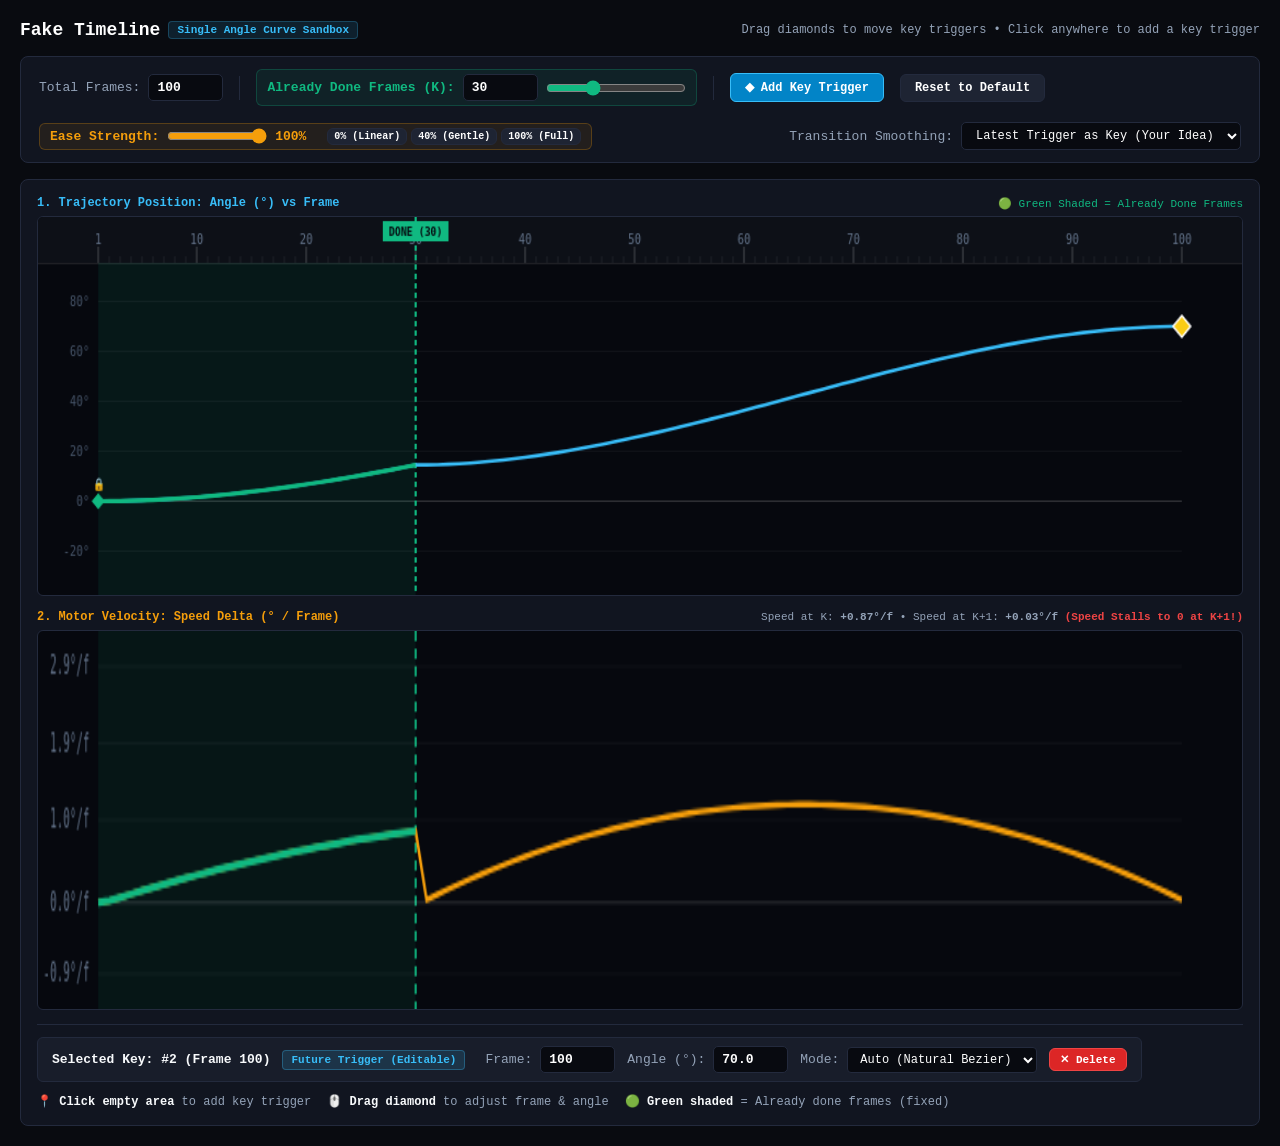
<file: frontend/transition_lab.html>
<!DOCTYPE html>
<html lang="en">
<head>
  <meta charset="UTF-8">
  <meta name="viewport" content="width=device-width, initial-scale=1.0">
  <title>Fake Timeline - Key Trigger & Curve Sandbox</title>
  <style>
    :root {
      --bg: #090b10;
      --card-bg: #111520;
      --border: #232a3d;
      --text: #f8fafc;
      --text-muted: #94a3b8;
      --accent: #38bdf8;
      --done-color: #10b981;
      --future-color: #38bdf8;
      --key-diamond: #facc15;
    }
    * { box-sizing: border-box; margin: 0; padding: 0; font-family: -apple-system, BlinkMacSystemFont, "Segoe UI", Roboto, "JetBrains Mono", monospace; }
    body { background: var(--bg); color: var(--text); padding: 20px; font-size: 13px; user-select: none; }

    header { display: flex; justify-content: space-between; align-items: center; margin-bottom: 16px; }
    h1 { font-size: 18px; font-weight: 700; color: #fff; display: flex; align-items: center; gap: 8px; }
    .badge { font-size: 11px; padding: 2px 8px; border-radius: 4px; background: rgba(56, 189, 248, 0.12); color: var(--accent); border: 1px solid rgba(56, 189, 248, 0.25); }

    /* Clean Sandbox Control Bar */
    .control-bar {
      display: flex;
      align-items: center;
      gap: 16px;
      background: var(--card-bg);
      border: 1px solid var(--border);
      border-radius: 8px;
      padding: 12px 18px;
      margin-bottom: 16px;
      flex-wrap: wrap;
    }

    .ctrl-item { display: flex; align-items: center; gap: 8px; font-size: 13px; }
    .ctrl-item label { color: var(--text-muted); font-weight: 500; }
    .ctrl-item input[type=number] {
      background: #080a10;
      border: 1px solid var(--border);
      color: #fff;
      padding: 5px 8px;
      border-radius: 5px;
      width: 75px;
      font-size: 13px;
      font-weight: 600;
    }
    .ctrl-item input[type=range] { accent-color: var(--done-color); width: 140px; }

    .btn {
      background: #1e2433;
      color: #fff;
      border: 1px solid var(--border);
      padding: 6px 14px;
      border-radius: 6px;
      font-size: 12px;
      font-weight: 600;
      cursor: pointer;
      display: inline-flex;
      align-items: center;
      gap: 6px;
      transition: background 0.15s;
    }
    .btn:hover { background: #283145; border-color: #3e4a66; }
    .btn-primary { background: #0284c7; border-color: #38bdf8; }
    .btn-primary:hover { background: #0369a1; }
    .btn-danger { background: #dc2626; border-color: #ef4444; }

    /* Timeline Container */
    .timeline-container {
      background: var(--card-bg);
      border: 1px solid var(--border);
      border-radius: 8px;
      padding: 16px;
      position: relative;
    }

    canvas {
      display: block;
      width: 100%;
      height: 380px;
      background: #06080e;
      border: 1px solid var(--border);
      border-radius: 6px;
      cursor: crosshair;
    }

    /* Bottom Info & Edit Box */
    .bottom-bar {
      display: flex;
      justify-content: space-between;
      align-items: center;
      margin-top: 14px;
      padding-top: 12px;
      border-top: 1px solid var(--border);
      flex-wrap: wrap;
      gap: 12px;
    }

    .key-editor {
      display: flex;
      align-items: center;
      gap: 12px;
      background: #181d2a;
      border: 1px solid var(--border);
      padding: 8px 14px;
      border-radius: 6px;
    }

    .pill {
      font-size: 11px;
      padding: 3px 8px;
      border-radius: 4px;
      font-weight: 600;
      font-family: monospace;
    }
    .pill-done { background: rgba(16, 185, 129, 0.15); color: #10b981; border: 1px solid rgba(16, 185, 129, 0.3); }
    .pill-future { background: rgba(56, 189, 248, 0.15); color: #38bdf8; border: 1px solid rgba(56, 189, 248, 0.3); }

    .instructions {
      color: var(--text-muted);
      font-size: 12px;
      display: flex;
      gap: 16px;
    }
    .instructions span strong { color: var(--text); }
  </style>
</head>
<body>

  <header>
    <h1>Fake Timeline <span class="badge">Single Angle Curve Sandbox</span></h1>
    <div style="font-size: 12px; color: var(--text-muted);">
      Drag diamonds to move key triggers &bull; Click anywhere to add a key trigger
    </div>
  </header>

  <!-- Sandbox Control Bar -->
  <div class="control-bar">
    <!-- 1. Total Frames -->
    <div class="ctrl-item">
      <label>Total Frames:</label>
      <input type="number" id="totalFramesInput" min="20" max="200" value="100">
    </div>

    <div style="width: 1px; height: 24px; background: var(--border);"></div>

    <!-- 2. Already Done Frames -->
    <div class="ctrl-item" style="background: rgba(16, 185, 129, 0.08); padding: 4px 10px; border-radius: 6px; border: 1px solid rgba(16, 185, 129, 0.25);">
      <label style="color: #10b981; font-weight: 600;">Already Done Frames (K):</label>
      <input type="number" id="doneFramesInput" min="0" max="95" value="30">
      <input type="range" id="doneFramesRange" min="0" max="95" value="30">
    </div>

    <div style="width: 1px; height: 24px; background: var(--border);"></div>

    <!-- 3. Add Key Button -->
    <button class="btn btn-primary" id="btnAddKeyBtn">◆ Add Key Trigger</button>
    <button class="btn" id="btnResetPlan">Reset to Default</button>

    <!-- 4. Easing Strength (Ease In/Out) -->
    <div class="ctrl-item" style="background: rgba(245, 158, 11, 0.08); padding: 4px 10px; border-radius: 6px; border: 1px solid rgba(245, 158, 11, 0.25);">
      <label style="color: #f59e0b; font-weight: 600;">Ease Strength:</label>
      <input type="range" id="easeStrengthRange" min="0" max="100" value="100" style="width: 100px; accent-color: #f59e0b;">
      <span id="easeStrengthLabel" style="font-family: monospace; font-weight: 700; color: #f59e0b; min-width: 40px;">100%</span>
      <div style="display: flex; gap: 4px; margin-left: 4px;">
        <button class="btn" style="padding: 2px 6px; font-size: 10px;" onclick="setEasePreset(0)">0% (Linear)</button>
        <button class="btn" style="padding: 2px 6px; font-size: 10px;" onclick="setEasePreset(40)">40% (Gentle)</button>
        <button class="btn" style="padding: 2px 6px; font-size: 10px;" onclick="setEasePreset(100)">100% (Full)</button>
      </div>
    </div>

    <!-- 5. Smoothing Engine Switch -->
    <div class="ctrl-item" style="margin-left: auto;">
      <label>Transition Smoothing:</label>
      <select id="methodSelect" style="background: #080a10; border: 1px solid var(--border); color: #fff; padding: 5px 10px; border-radius: 5px; font-size: 12px;">
        <option value="latest_key" selected>Latest Trigger as Key (Your Idea)</option>
        <option value="hermite">Velocity-Continuous Hermite</option>
        <option value="buggy">Buggy Baseline (Old behavior)</option>
      </select>
    </div>
  </div>

  <!-- Main Fake Timeline Card -->
  <div class="timeline-container">
    <div style="display: flex; justify-content: space-between; align-items: center; margin-bottom: 6px;">
      <strong style="font-size: 12px; color: var(--accent);">1. Trajectory Position: Angle (°) vs Frame</strong>
      <span style="font-size: 11px; color: #10b981; font-family: monospace;">🟢 Green Shaded = Already Done Frames</span>
    </div>
    <canvas id="canvas" width="1100" height="280"></canvas>

    <div style="display: flex; justify-content: space-between; align-items: center; margin-top: 14px; margin-bottom: 6px;">
      <strong style="font-size: 12px; color: #f59e0b;">2. Motor Velocity: Speed Delta (° / Frame)</strong>
      <span id="velStatsBadge" style="font-size: 11px; font-family: monospace; color: var(--text-muted);">Speed at K: -- &bull; Speed at K+1: --</span>
    </div>
    <canvas id="velocityCanvas" width="1100" height="150"></canvas>

    <div class="bottom-bar">
      <!-- Selected Key Trigger Inspector -->
      <div class="key-editor">
        <strong id="selectedKeyLabel">Selected Key: #1 (Frame 1)</strong>
        <span class="pill pill-done" id="selectedKeyPill">Already Done (Locked)</span>

        <div class="ctrl-item" style="margin-left: 8px;">
          <label>Frame:</label>
          <input type="number" id="editKeyFrameInput" min="1" max="100" value="1">
        </div>

        <div class="ctrl-item">
          <label>Angle (°):</label>
          <input type="number" id="editKeyValInput" step="0.5" min="-80" max="80" value="0.0">
        </div>

        <div class="ctrl-item">
          <label>Mode:</label>
          <select id="editKeyModeSelect" style="background: #080a10; border: 1px solid var(--border); color: #fff; padding: 4px 8px; border-radius: 4px; font-size: 12px;">
            <option value="auto">Auto (Natural Bezier)</option>
            <option value="ease_in_out">Ease In / Out</option>
            <option value="linear">Linear</option>
          </select>
        </div>

        <button class="btn btn-danger" id="btnDeleteKey" style="padding: 4px 10px; font-size: 11px;">✕ Delete</button>
      </div>

      <!-- Quick Tips -->
      <div class="instructions">
        <span>📍 <strong>Click empty area</strong> to add key trigger</span>
        <span>🖱️ <strong>Drag diamond</strong> to adjust frame &amp; angle</span>
        <span>🟢 <strong>Green shaded</strong> = Already done frames (fixed)</span>
      </div>
    </div>
  </div>

  <script>
    // State
    const state = {
      totalFrames: 100,
      doneFrames: 30, // frames 1..doneFrames are completed
      selectedKeyId: 2,
      method: "latest_key", // latest_key, hermite, buggy
      easeStrength: 1.0, // 0.0 (Linear) to 1.0 (Full Smoothstep)
      isDragging: false,
      draggedKeyId: null,
      // Key triggers: array of { id, frame, value }
      keyframes: [
        { id: 1, frame: 1, value: 0.0 },
        { id: 2, frame: 100, value: 70.0 }
      ],
      // Ground truth recorded poses for already done frames
      doneHistory: []
    };

    let nextId = 10;

    // Elements
    const canvas = document.getElementById("canvas");
    const ctx = canvas.getContext("2d");
    const velocityCanvas = document.getElementById("velocityCanvas");
    const vctx = velocityCanvas.getContext("2d");
    const velStatsBadge = document.getElementById("velStatsBadge");
    const totalFramesInput = document.getElementById("totalFramesInput");
    const doneFramesInput = document.getElementById("doneFramesInput");
    const doneFramesRange = document.getElementById("doneFramesRange");
    const easeStrengthRange = document.getElementById("easeStrengthRange");
    const easeStrengthLabel = document.getElementById("easeStrengthLabel");
    const methodSelect = document.getElementById("methodSelect");
    const btnAddKeyBtn = document.getElementById("btnAddKeyBtn");
    const btnResetPlan = document.getElementById("btnResetPlan");
    const btnDeleteKey = document.getElementById("btnDeleteKey");
    const selectedKeyLabel = document.getElementById("selectedKeyLabel");
    const selectedKeyPill = document.getElementById("selectedKeyPill");
    const editKeyFrameInput = document.getElementById("editKeyFrameInput");
    const editKeyValInput = document.getElementById("editKeyValInput");
    const editKeyModeSelect = document.getElementById("editKeyModeSelect");

    const rulerH = 34;
    const padX = 55;
    const minAngle = -30;
    const maxAngle = 90;

    // Adjustable ease: blends between Linear (strength=0) and Smoothstep (strength=1)
    function ease(u, strength = state.easeStrength) {
      const clampedU = Math.max(0, Math.min(1, u));
      const s = clampedU * clampedU * (3.0 - 2.0 * clampedU);
      return (1.0 - strength) * clampedU + strength * s;
    }

    // Piecewise standard curve
    function evalKeyframes(kfs, f) {
      if (!kfs || kfs.length === 0) return 0.0;
      const sorted = [...kfs].sort((a, b) => a.frame - b.frame);
      if (sorted.length === 1) return sorted[0].value;
      if (f <= sorted[0].frame) return sorted[0].value;
      if (f >= sorted[sorted.length - 1].frame) return sorted[sorted.length - 1].value;

      let left = sorted[0];
      let right = sorted[sorted.length - 1];
      for (let i = 0; i < sorted.length - 1; i++) {
        if (sorted[i].frame <= f && sorted[i + 1].frame >= f) {
          left = sorted[i];
          right = sorted[i + 1];
          break;
        }
      }
      if (left.frame === right.frame) return left.value;
      const u = (f - left.frame) / (right.frame - left.frame);
      const mode = left.mode || "auto";
      const t = mode === "linear" ? u : ease(u);
      return left.value + t * (right.value - left.value);
    }

    // Generate/refresh the initial executed ground truth history (frames 1..totalFrames)
    function refreshDoneHistory() {
      const baseKeys = [
        { frame: 1, value: 0.0, mode: "auto" },
        { frame: state.totalFrames, value: 70.0, mode: "auto" }
      ];
      state.doneHistory = [];
      for (let f = 1; f <= state.totalFrames; f++) {
        state.doneHistory.push(evalKeyframes(baseKeys, f));
      }
    }
    refreshDoneHistory();

    // Compute the single resulting trajectory curve
    function computeResultingCurve() {
      const N = state.totalFrames;
      const K = state.doneFrames;
      const curve = [];

      if (K === 0 || state.method === "buggy") {
        // Evaluate everything directly through keyframes
        for (let f = 1; f <= N; f++) {
          curve.push(evalKeyframes(state.keyframes, f));
        }
        return curve;
      }

      // Already done frames 1..K are fixed from ground truth history!
      for (let f = 1; f <= K; f++) {
        curve.push(state.doneHistory[f - 1]);
      }

      const y_K = state.doneHistory[K - 1];
      const y_prev = K > 1 ? state.doneHistory[K - 2] : y_K;
      const v_K = y_K - y_prev; // slope at boundary

      // Find future key triggers (frame > K)
      const futureKeys = state.keyframes.filter(k => k.frame > K).sort((a, b) => a.frame - b.frame);

      if (futureKeys.length === 0) {
        // No future keys: hold position
        for (let f = K + 1; f <= N; f++) {
          curve.push(y_K);
        }
        return curve;
      }

      const nextKey = futureKeys[0];
      const nextMode = nextKey.mode || "auto";

      if (state.method === "latest_key" || nextMode === "ease_in_out" || nextMode === "linear") {
        // Evaluate piecewise with left = (K, y_K) using the target's mode
        const combinedKeys = [{ frame: K, value: y_K, mode: nextMode }, ...futureKeys];
        for (let f = K + 1; f <= N; f++) {
          curve.push(evalKeyframes(combinedKeys, f));
        }
      } else if (state.method === "hermite") {
        // Natural Bezier (Auto): Velocity-Continuous Hermite matching incoming v_K
        const L = nextKey.frame - K;
        let d0 = v_K * L;
        const deltaY = nextKey.value - y_K;
        if (deltaY * d0 <= 0) d0 = 0.0;
        else if (Math.abs(d0) > 3 * Math.abs(deltaY)) d0 = 3 * deltaY;
        const d1 = 0.0;

        const combinedKeys = [{ frame: K, value: y_K, mode: "auto" }, ...futureKeys];

        for (let f = K + 1; f <= N; f++) {
          if (f <= nextKey.frame) {
            const u = (f - K) / L;
            const h00 = 2 * u * u * u - 3 * u * u + 1;
            const h10 = u * u * u - 2 * u * u + u;
            const h01 = -2 * u * u * u + 3 * u * u;
            const h11 = u * u * u - u * u;
            curve.push(h00 * y_K + h10 * d0 + h01 * nextKey.value + h11 * d1);
          } else {
            curve.push(evalKeyframes(combinedKeys, f));
          }
        }
      }

      return curve;
    }

    // Coordinate conversions
    function frameToX(f) {
      return padX + ((f - 1) / (state.totalFrames - 1)) * (canvas.width - padX * 2);
    }
    function xToFrame(x) {
      const frac = (x - padX) / (canvas.width - padX * 2);
      return Math.max(1, Math.min(state.totalFrames, Math.round(1 + frac * (state.totalFrames - 1))));
    }
    function valToY(v) {
      const graphH = canvas.height - rulerH - 24;
      const frac = (v - minAngle) / (maxAngle - minAngle);
      return canvas.height - 14 - frac * graphH;
    }
    function yToVal(y) {
      const graphH = canvas.height - rulerH - 24;
      const frac = (canvas.height - 14 - y) / graphH;
      const raw = minAngle + frac * (maxAngle - minAngle);
      return Math.max(-80, Math.min(80, Math.round(raw * 2) / 2));
    }

    function drawDiamond(x, y, size, fill, stroke) {
      ctx.fillStyle = fill;
      ctx.beginPath();
      ctx.moveTo(x, y - size);
      ctx.lineTo(x + size, y);
      ctx.lineTo(x, y + size);
      ctx.lineTo(x - size, y);
      ctx.closePath();
      ctx.fill();
      if (stroke) {
        ctx.strokeStyle = stroke;
        ctx.lineWidth = 1.5;
        ctx.stroke();
      }
    }

    // Render Canvas
    function render() {
      const w = canvas.width;
      const h = canvas.height;
      ctx.clearRect(0, 0, w, h);

      const N = state.totalFrames;
      const K = state.doneFrames;

      // 1. Draw Ruler
      ctx.fillStyle = "#0d1017";
      ctx.fillRect(0, 0, w, rulerH);
      ctx.strokeStyle = "rgba(255, 255, 255, 0.1)";
      ctx.beginPath();
      ctx.moveTo(0, rulerH + 0.5);
      ctx.lineTo(w, rulerH + 0.5);
      ctx.stroke();

      ctx.fillStyle = "#64748b";
      ctx.font = "10px monospace";
      ctx.textAlign = "center";
      const step = N > 90 ? 10 : 5;
      for (let f = 1; f <= N; f++) {
        const x = frameToX(f);
        if (f % step === 0 || f === 1 || f === N) {
          ctx.strokeStyle = "rgba(255, 255, 255, 0.25)";
          ctx.beginPath();
          ctx.moveTo(x, rulerH - 12);
          ctx.lineTo(x, rulerH);
          ctx.stroke();
          ctx.fillText(f, x, rulerH - 14);
        } else {
          ctx.strokeStyle = "rgba(255, 255, 255, 0.08)";
          ctx.beginPath();
          ctx.moveTo(x, rulerH - 5);
          ctx.lineTo(x, rulerH);
          ctx.stroke();
        }
      }

      // 2. Horizontal Grid & Angle Labels
      ctx.strokeStyle = "rgba(255, 255, 255, 0.05)";
      ctx.fillStyle = "#475569";
      ctx.font = "10px monospace";
      ctx.textAlign = "right";
      for (let a = -20; a <= 80; a += 20) {
        const y = valToY(a);
        ctx.beginPath();
        ctx.moveTo(padX, y);
        ctx.lineTo(w - padX, y);
        ctx.stroke();
        ctx.fillText(a + "°", padX - 8, y + 3);
      }

      // 0° reference line
      const zeroY = valToY(0);
      ctx.strokeStyle = "rgba(255, 255, 255, 0.15)";
      ctx.beginPath();
      ctx.moveTo(padX, zeroY);
      ctx.lineTo(w - padX, zeroY);
      ctx.stroke();

      // 3. Shaded "Already Done Frames" Region (1..K)
      if (K > 0) {
        const kX = frameToX(K);
        ctx.fillStyle = "rgba(16, 185, 129, 0.09)";
        ctx.fillRect(frameToX(1), rulerH, kX - frameToX(1), h - rulerH);

        // Green boundary needle
        ctx.strokeStyle = "#10b981";
        ctx.lineWidth = 2;
        ctx.setLineDash([4, 3]);
        ctx.beginPath();
        ctx.moveTo(kX, 0);
        ctx.lineTo(kX, h);
        ctx.stroke();
        ctx.setLineDash([]);

        // Label on ruler
        ctx.fillStyle = "#10b981";
        ctx.fillRect(kX - 30, 3, 60, 15);
        ctx.fillStyle = "#06080e";
        ctx.font = "bold 9px monospace";
        ctx.textAlign = "center";
        ctx.fillText(`DONE (${K})`, kX, 14);
      }

      // 4. Calculate & Draw the Resulting Trajectory Curve
      const curve = computeResultingCurve();

      // Draw past segment (green) and future segment (cyan/blue)
      ctx.lineWidth = 2.6;
      ctx.beginPath();
      for (let f = 1; f <= N; f++) {
        const x = frameToX(f);
        const y = valToY(curve[f - 1]);
        if (f === 1) ctx.moveTo(x, y);
        else ctx.lineTo(x, y);
      }
      ctx.strokeStyle = "#38bdf8";
      ctx.stroke();

      // Highlight already done portion on curve in emerald green
      if (K > 0) {
        ctx.lineWidth = 3.2;
        ctx.strokeStyle = "#10b981";
        ctx.beginPath();
        for (let f = 1; f <= K; f++) {
          const x = frameToX(f);
          const y = valToY(curve[f - 1]);
          if (f === 1) ctx.moveTo(x, y);
          else ctx.lineTo(x, y);
        }
        ctx.stroke();
      }

      // 5. Draw Key Triggers (Diamonds)
      state.keyframes.forEach(k => {
        const kx = frameToX(k.frame);
        const ky = valToY(k.value);
        const isSelected = k.id === state.selectedKeyId;
        const isDone = k.frame <= K;

        const fill = isSelected ? "#facc15" : isDone ? "#10b981" : "#38bdf8";
        const stroke = isSelected ? "#fff" : null;
        drawDiamond(kx, ky, isSelected ? 8 : 6, fill, stroke);

        if (isDone) {
          ctx.fillStyle = "#10b981";
          ctx.font = "9px monospace";
          ctx.textAlign = "center";
          ctx.fillText("🔒", kx, ky - 10);
        }
      });

      // 6. Draw Motor Velocity Curve
      renderVelocity(curve);

      // Update bottom inspector
      updateInspector();
    }

    function renderVelocity(curve) {
      const w = velocityCanvas.width;
      const h = velocityCanvas.height;
      vctx.clearRect(0, 0, w, h);

      const N = state.totalFrames;
      const K = state.doneFrames;

      // Calculate speed array: delta per frame (deg / frame)
      const speeds = [0];
      for (let i = 1; i < curve.length; i++) {
        speeds.push(curve[i] - curve[i - 1]);
      }

      // Auto-scale velocity Y axis
      let minSpd = -0.5;
      let maxSpd = 2.5;
      speeds.forEach(v => {
        if (v < minSpd) minSpd = v - 0.4;
        if (v > maxSpd) maxSpd = v + 0.4;
      });
      const margin = (maxSpd - minSpd) * 0.12 || 0.4;
      minSpd -= margin;
      maxSpd += margin;

      const spdToY = (v) => h - 14 - ((v - minSpd) / (maxSpd - minSpd)) * (h - 28);

      // 1. Shaded done region
      if (K > 0) {
        const kX = frameToX(K);
        vctx.fillStyle = "rgba(16, 185, 129, 0.08)";
        vctx.fillRect(frameToX(1), 0, kX - frameToX(1), h);

        // Green boundary needle
        vctx.strokeStyle = "#10b981";
        vctx.lineWidth = 1.8;
        vctx.setLineDash([4, 3]);
        vctx.beginPath();
        vctx.moveTo(kX, 0);
        vctx.lineTo(kX, h);
        vctx.stroke();
        vctx.setLineDash([]);
      }

      // 2. Zero Speed Line
      const zeroY = spdToY(0);
      vctx.strokeStyle = "rgba(255, 255, 255, 0.15)";
      vctx.lineWidth = 1;
      vctx.beginPath();
      vctx.moveTo(padX, zeroY);
      vctx.lineTo(w - padX, zeroY);
      vctx.stroke();

      vctx.fillStyle = "#64748b";
      vctx.font = "10px monospace";
      vctx.textAlign = "right";
      vctx.fillText("0.0°/f", padX - 8, zeroY + 3);

      // Grid steps for velocity
      const spdStep = (maxSpd - minSpd) / 4;
      vctx.strokeStyle = "rgba(255, 255, 255, 0.04)";
      for (let i = 0; i <= 4; i++) {
        const sv = minSpd + i * spdStep;
        if (Math.abs(sv) < 0.25) continue; // skip close to 0
        const gy = spdToY(sv);
        vctx.beginPath();
        vctx.moveTo(padX, gy);
        vctx.lineTo(w - padX, gy);
        vctx.stroke();
        vctx.fillText(sv.toFixed(1) + "°/f", padX - 8, gy + 3);
      }

      // 3. Draw Velocity Curve
      vctx.lineWidth = 2.4;
      vctx.strokeStyle = "#f59e0b";
      vctx.beginPath();
      for (let f = 1; f <= N; f++) {
        const x = frameToX(f);
        const y = spdToY(speeds[f - 1]);
        if (f === 1) vctx.moveTo(x, y);
        else vctx.lineTo(x, y);
      }
      vctx.stroke();

      // Highlight done segment in emerald
      if (K > 0) {
        vctx.lineWidth = 3.0;
        vctx.strokeStyle = "#10b981";
        vctx.beginPath();
        for (let f = 1; f <= K; f++) {
          const x = frameToX(f);
          const y = spdToY(speeds[f - 1]);
          if (f === 1) vctx.moveTo(x, y);
          else vctx.lineTo(x, y);
        }
        vctx.stroke();
      }

      // 4. Update Stats Badge
      if (K > 0 && K < N) {
        const spdK = speeds[K - 1];
        const spdNext = speeds[K];
        const isStall = Math.abs(spdNext) < 0.08 && Math.abs(spdK) > 0.35;
        const stallText = isStall ? " <strong style='color:#ef4444;'>(Speed Stalls to 0 at K+1!)</strong>" : " <strong style='color:#10b981;'>(Smooth)</strong>";
        velStatsBadge.innerHTML = `Speed at K: <strong>${spdK >= 0 ? '+' : ''}${spdK.toFixed(2)}°/f</strong> &bull; Speed at K+1: <strong>${spdNext >= 0 ? '+' : ''}${spdNext.toFixed(2)}°/f</strong>${stallText}`;
      } else {
        velStatsBadge.textContent = "Adjust 'Already Done Frames' to inspect transition speed";
      }
    }

    function updateInspector() {
      const key = state.keyframes.find(k => k.id === state.selectedKeyId);
      const K = state.doneFrames;

      if (!key) {
        selectedKeyLabel.textContent = "No Key Trigger Selected";
        selectedKeyPill.textContent = "Click a diamond";
        selectedKeyPill.className = "pill";
        editKeyFrameInput.disabled = true;
        editKeyValInput.disabled = true;
        btnDeleteKey.disabled = true;
        return;
      }

      const isDone = key.frame <= K;
      selectedKeyLabel.textContent = `Selected Key: #${key.id} (Frame ${key.frame})`;

      if (isDone) {
        selectedKeyPill.textContent = "Already Done (Locked)";
        selectedKeyPill.className = "pill pill-done";
        editKeyFrameInput.disabled = true;
        editKeyValInput.disabled = true;
        editKeyModeSelect.disabled = true;
        btnDeleteKey.disabled = true;
      } else {
        selectedKeyPill.textContent = "Future Trigger (Editable)";
        selectedKeyPill.className = "pill pill-future";
        editKeyFrameInput.disabled = false;
        editKeyValInput.disabled = false;
        editKeyModeSelect.disabled = false;
        btnDeleteKey.disabled = false;
      }

      editKeyFrameInput.value = key.frame;
      editKeyValInput.value = key.value.toFixed(1);
      editKeyModeSelect.value = key.mode || "auto";
    }

    // Canvas Interactions
    canvas.addEventListener("mousedown", (e) => {
      const rect = canvas.getBoundingClientRect();
      const mouseX = e.clientX - rect.left;
      const mouseY = e.clientY - rect.top;

      // 1. Check if clicked on a key trigger diamond
      for (const k of state.keyframes) {
        const kx = frameToX(k.frame);
        const ky = valToY(k.value);
        if (Math.hypot(mouseX - kx, mouseY - ky) < 14) {
          state.selectedKeyId = k.id;
          if (k.frame > state.doneFrames) {
            state.isDragging = true;
            state.draggedKeyId = k.id;
          }
          render();
          return;
        }
      }

      // 2. Click on empty space: Add a new key trigger directly at clicked location!
      const clickedFrame = xToFrame(mouseX);
      const clickedVal = yToVal(mouseY);

      if (clickedFrame <= state.doneFrames) {
        // Clicked in past region
        alert(`Cannot add key trigger in already done frames (Frame ${clickedFrame} ≤ Done ${state.doneFrames}). Click in future region.`);
        return;
      }

      const newKey = { id: ++nextId, frame: clickedFrame, value: clickedVal };
      state.keyframes.push(newKey);
      state.keyframes.sort((a, b) => a.frame - b.frame);
      state.selectedKeyId = newKey.id;
      state.isDragging = true;
      state.draggedKeyId = newKey.id;
      render();
    });

    window.addEventListener("mousemove", (e) => {
      if (!state.isDragging || !state.draggedKeyId) return;
      const rect = canvas.getBoundingClientRect();
      const mouseX = e.clientX - rect.left;
      const mouseY = e.clientY - rect.top;

      const key = state.keyframes.find(k => k.id === state.draggedKeyId);
      if (key) {
        // Clamp frame so it cannot be dragged into already done frames
        const targetFrame = Math.max(state.doneFrames + 1, Math.min(state.totalFrames, xToFrame(mouseX)));
        const targetVal = yToVal(mouseY);

        key.frame = targetFrame;
        key.value = targetVal;
        state.keyframes.sort((a, b) => a.frame - b.frame);
        render();
      }
    });

    window.addEventListener("mouseup", () => {
      state.isDragging = false;
      state.draggedKeyId = null;
    });

    // Inputs & Buttons
    totalFramesInput.addEventListener("change", (e) => {
      state.totalFrames = Math.max(20, parseInt(e.target.value, 10) || 100);
      doneFramesInput.max = state.totalFrames - 2;
      doneFramesRange.max = state.totalFrames - 2;
      if (state.doneFrames > state.totalFrames - 2) {
        state.doneFrames = state.totalFrames - 2;
        doneFramesInput.value = state.doneFrames;
        doneFramesRange.value = state.doneFrames;
      }
      refreshDoneHistory();
      render();
    });

    function setDoneFrames(k) {
      state.doneFrames = Math.max(0, Math.min(state.totalFrames - 2, k));
      doneFramesInput.value = state.doneFrames;
      doneFramesRange.value = state.doneFrames;
      render();
    }
    doneFramesInput.addEventListener("input", (e) => setDoneFrames(parseInt(e.target.value, 10) || 0));
    function setEaseStrength(val) {
      state.easeStrength = Math.max(0, Math.min(100, val)) / 100;
      easeStrengthRange.value = Math.round(state.easeStrength * 100);
      easeStrengthLabel.textContent = `${Math.round(state.easeStrength * 100)}%`;
      render();
    }
    window.setEasePreset = function(pct) {
      setEaseStrength(pct);
    };
    easeStrengthRange.addEventListener("input", (e) => {
      setEaseStrength(parseInt(e.target.value, 10) || 0);
    });

    methodSelect.addEventListener("change", (e) => {
      state.method = e.target.value;
      render();
    });

    // Add Key Button
    btnAddKeyBtn.addEventListener("click", () => {
      const targetFrame = Math.min(state.totalFrames, state.doneFrames + 15);
      const newKey = { id: ++nextId, frame: targetFrame, value: 35.0 };
      state.keyframes.push(newKey);
      state.keyframes.sort((a, b) => a.frame - b.frame);
      state.selectedKeyId = newKey.id;
      render();
    });

    // Reset Plan
    btnResetPlan.addEventListener("click", () => {
      state.keyframes = [
        { id: 1, frame: 1, value: 0.0 },
        { id: 2, frame: state.totalFrames, value: 70.0 }
      ];
      state.selectedKeyId = 2;
      render();
    });

    // Delete Key
    btnDeleteKey.addEventListener("click", () => {
      const key = state.keyframes.find(k => k.id === state.selectedKeyId);
      if (!key) return;
      if (key.frame <= state.doneFrames) {
        alert("Cannot delete an already done key trigger.");
        return;
      }
      state.keyframes = state.keyframes.filter(k => k.id !== key.id);
      state.selectedKeyId = state.keyframes[0]?.id || null;
      render();
    });

    // Direct Key Edit
    editKeyFrameInput.addEventListener("change", (e) => {
      const key = state.keyframes.find(k => k.id === state.selectedKeyId);
      if (key && key.frame > state.doneFrames) {
        key.frame = Math.max(state.doneFrames + 1, Math.min(state.totalFrames, parseInt(e.target.value, 10) || 1));
        state.keyframes.sort((a, b) => a.frame - b.frame);
        render();
      }
    });

    editKeyValInput.addEventListener("input", (e) => {
      const key = state.keyframes.find(k => k.id === state.selectedKeyId);
      if (key && key.frame > state.doneFrames) {
        key.value = parseFloat(e.target.value) || 0.0;
        render();
      }
    });

    editKeyModeSelect.addEventListener("change", (e) => {
      const key = state.keyframes.find(k => k.id === state.selectedKeyId);
      if (key && key.frame > state.doneFrames) {
        key.mode = e.target.value;
        render();
      }
    });

    render();
  </script>
</body>
</html>
</file>
